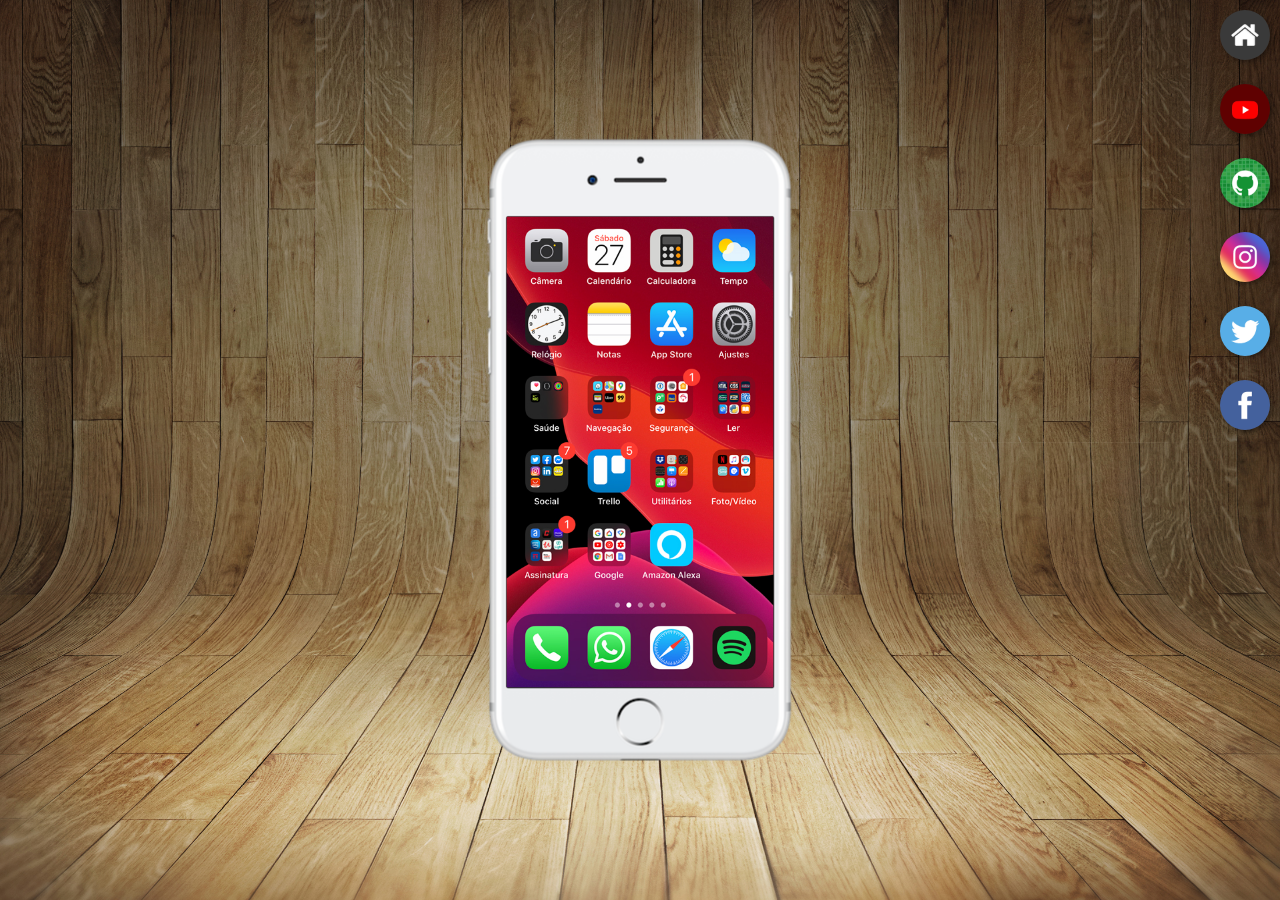
<file: index.html>
<!DOCTYPE html>
<html lang="pt-br">
<head>
    <meta charset="UTF-8">
    <meta name="viewport" content="width=device-width, initial-scale=1.0">
    <title>Projeto Redes Sociais</title>
    <link rel="shortcut icon" href="favicon.ico" type="image/x-icon">
    <link rel="stylesheet" href="estilos/style.css">
</head>
<body>
    <main>
        <section id="telefone">
            <iframe src="home.html" frameborder="0" name="tela" id="tela"></iframe>
        </section>
        <section id="redes-sociais">
            <a href="home.html" target="tela"><img src="imagens/logo-home.jpg" alt="Home"></a><br>
            <a href="youtube.html" target="tela"><img src="imagens/logo-youtube.jpg" alt="YouTube"></a><br>
            <a href="github.html" target="tela"><img src="imagens/logo-github.jpg" alt="GitHub"></a><br>
            <a href="instagram.html" target="tela"><img src="imagens/logo-instagram.jpg" alt="Instagram"></a><br>
            <a href="#" target="tela"><img src="imagens/logo-twitter.jpg" alt="Twitter"></a><br>
            <a href="#" target="tela"><img src="imagens/logo-facebook.jpg" alt="Facebook"></a><br>
        </section>
    </main>
</body>
</html>
</file>
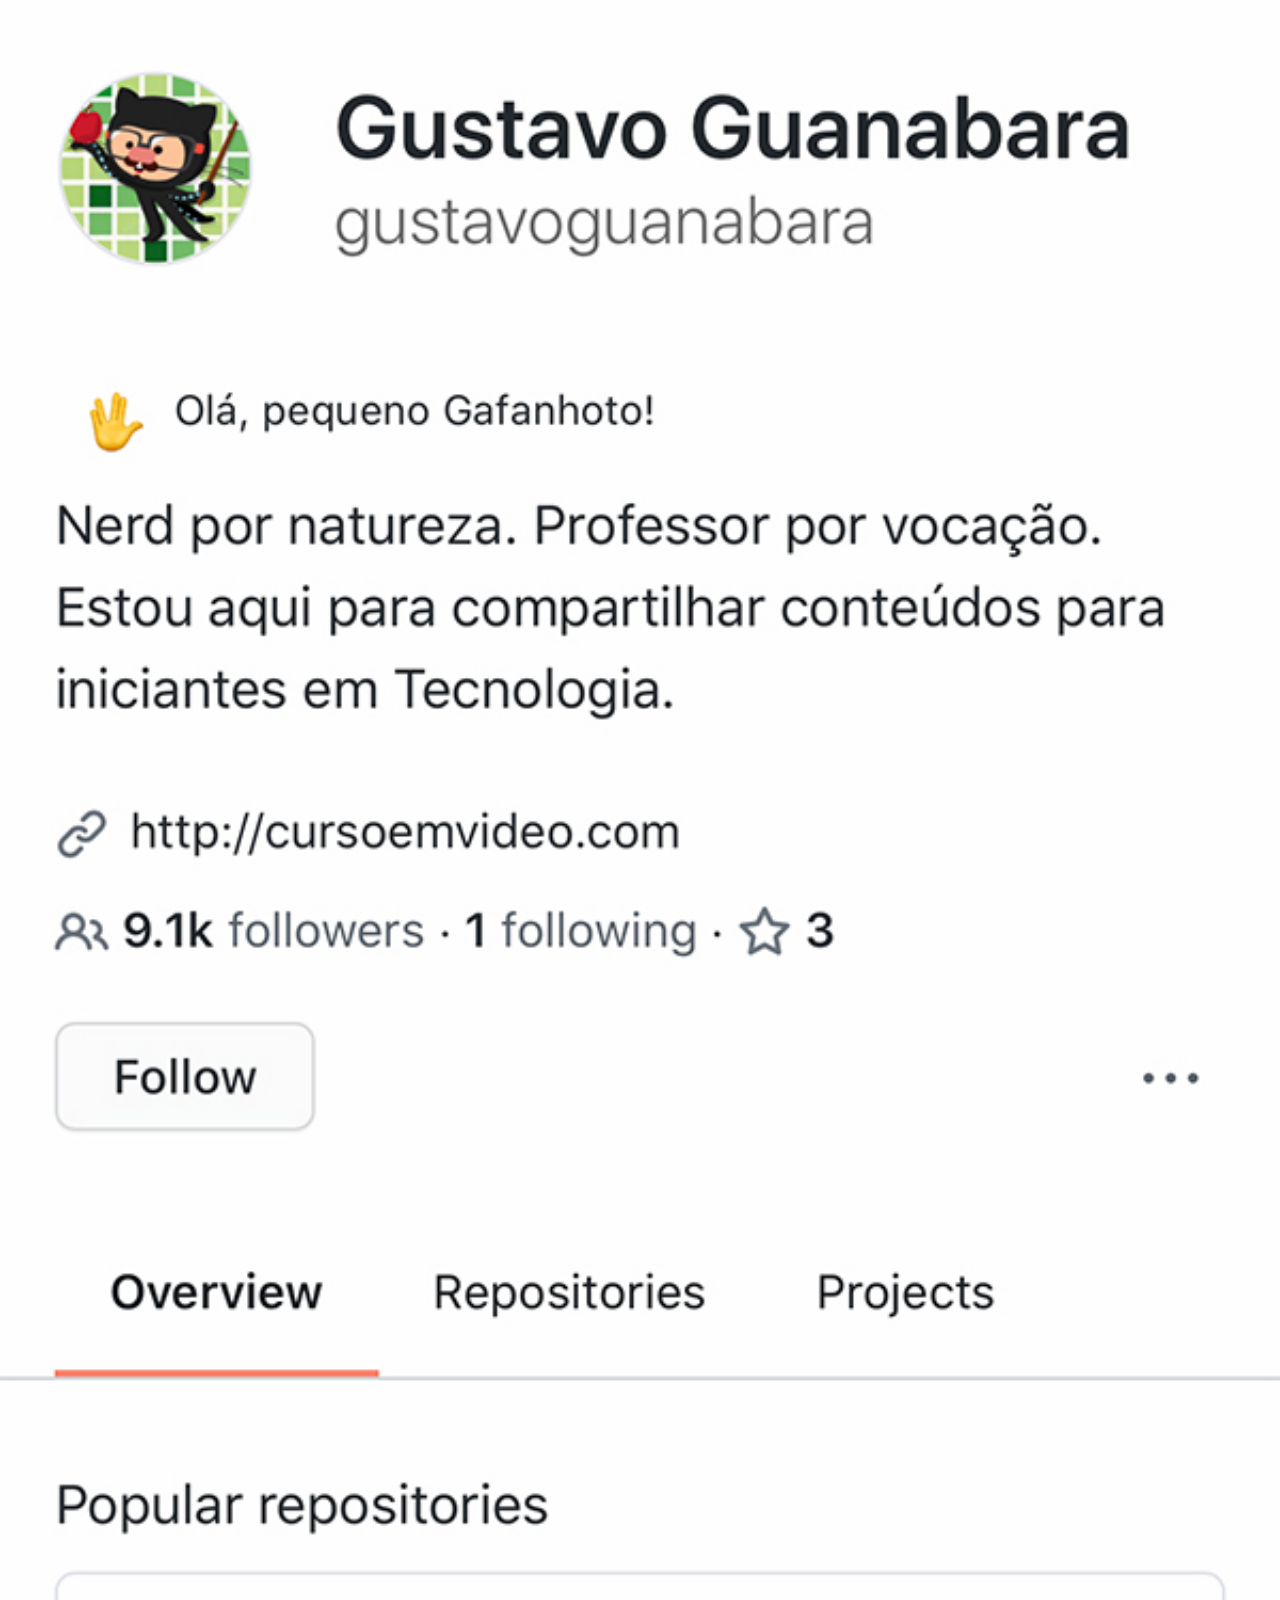
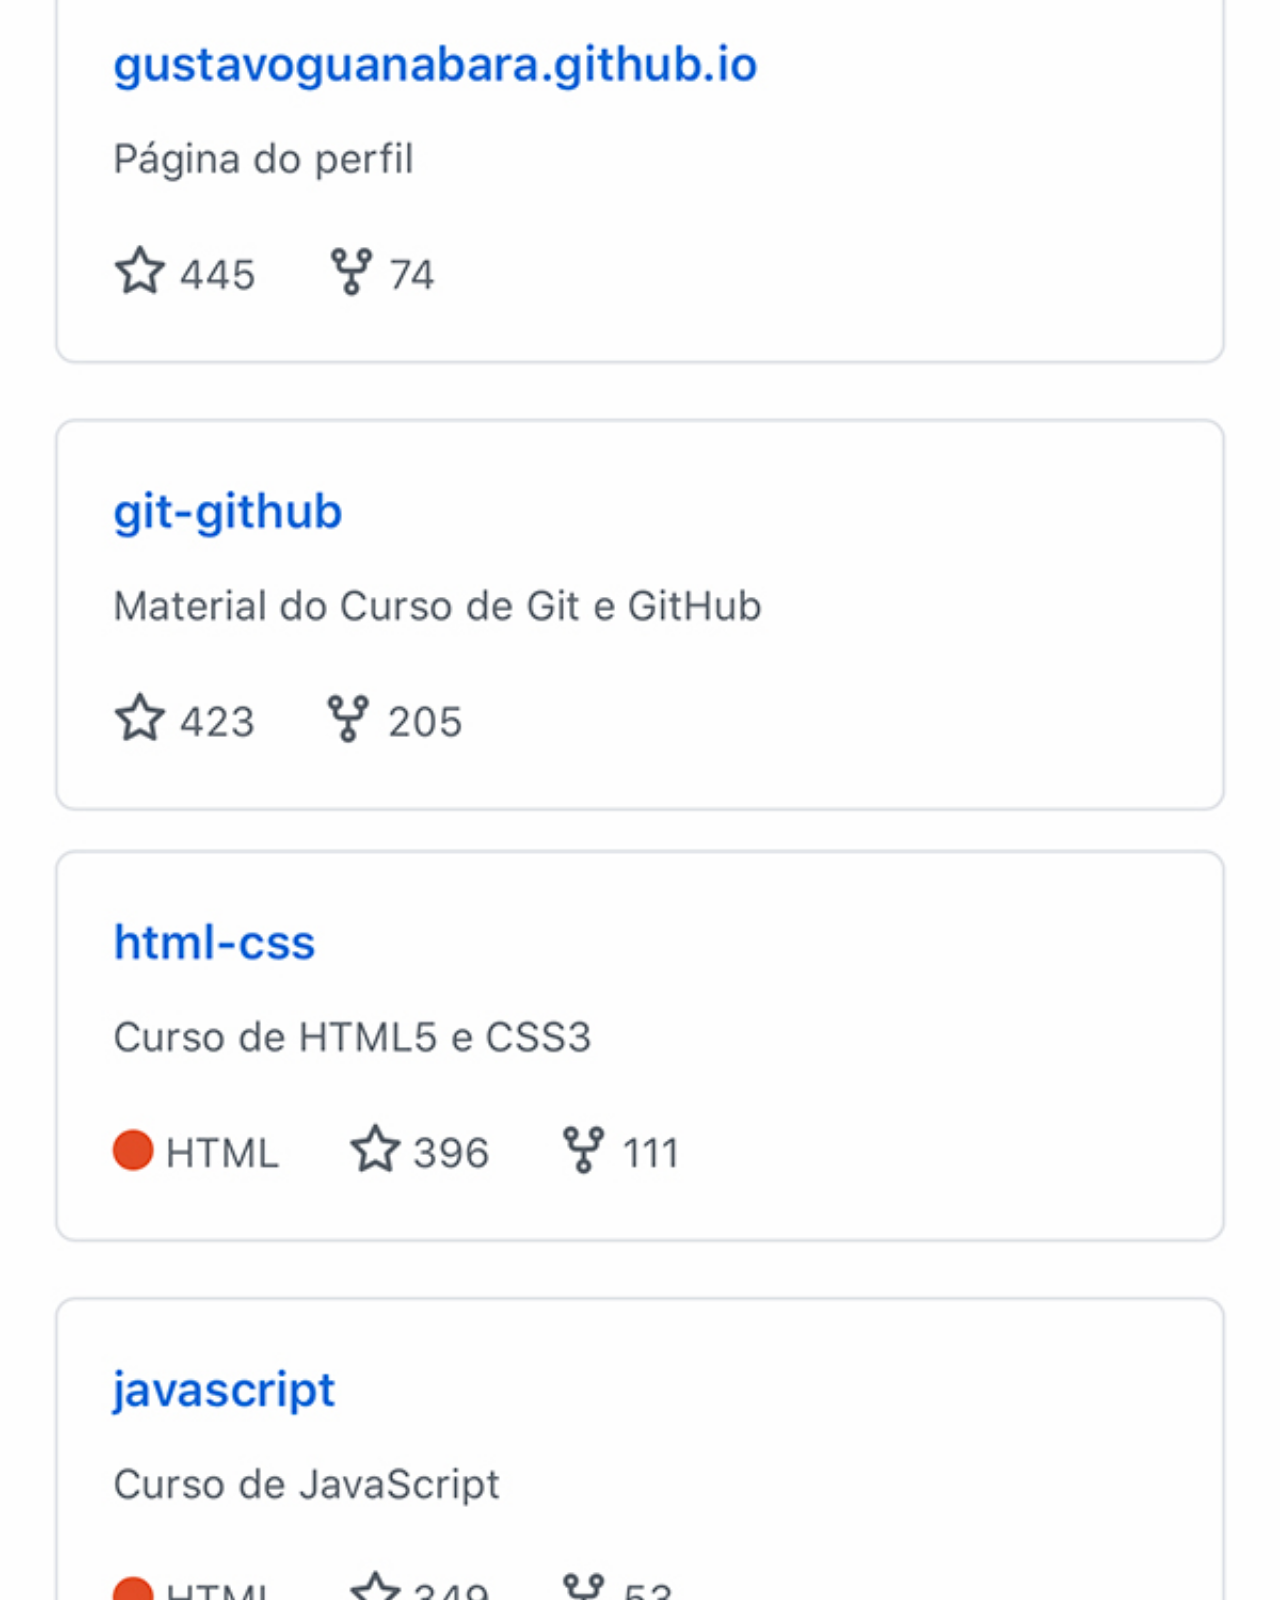
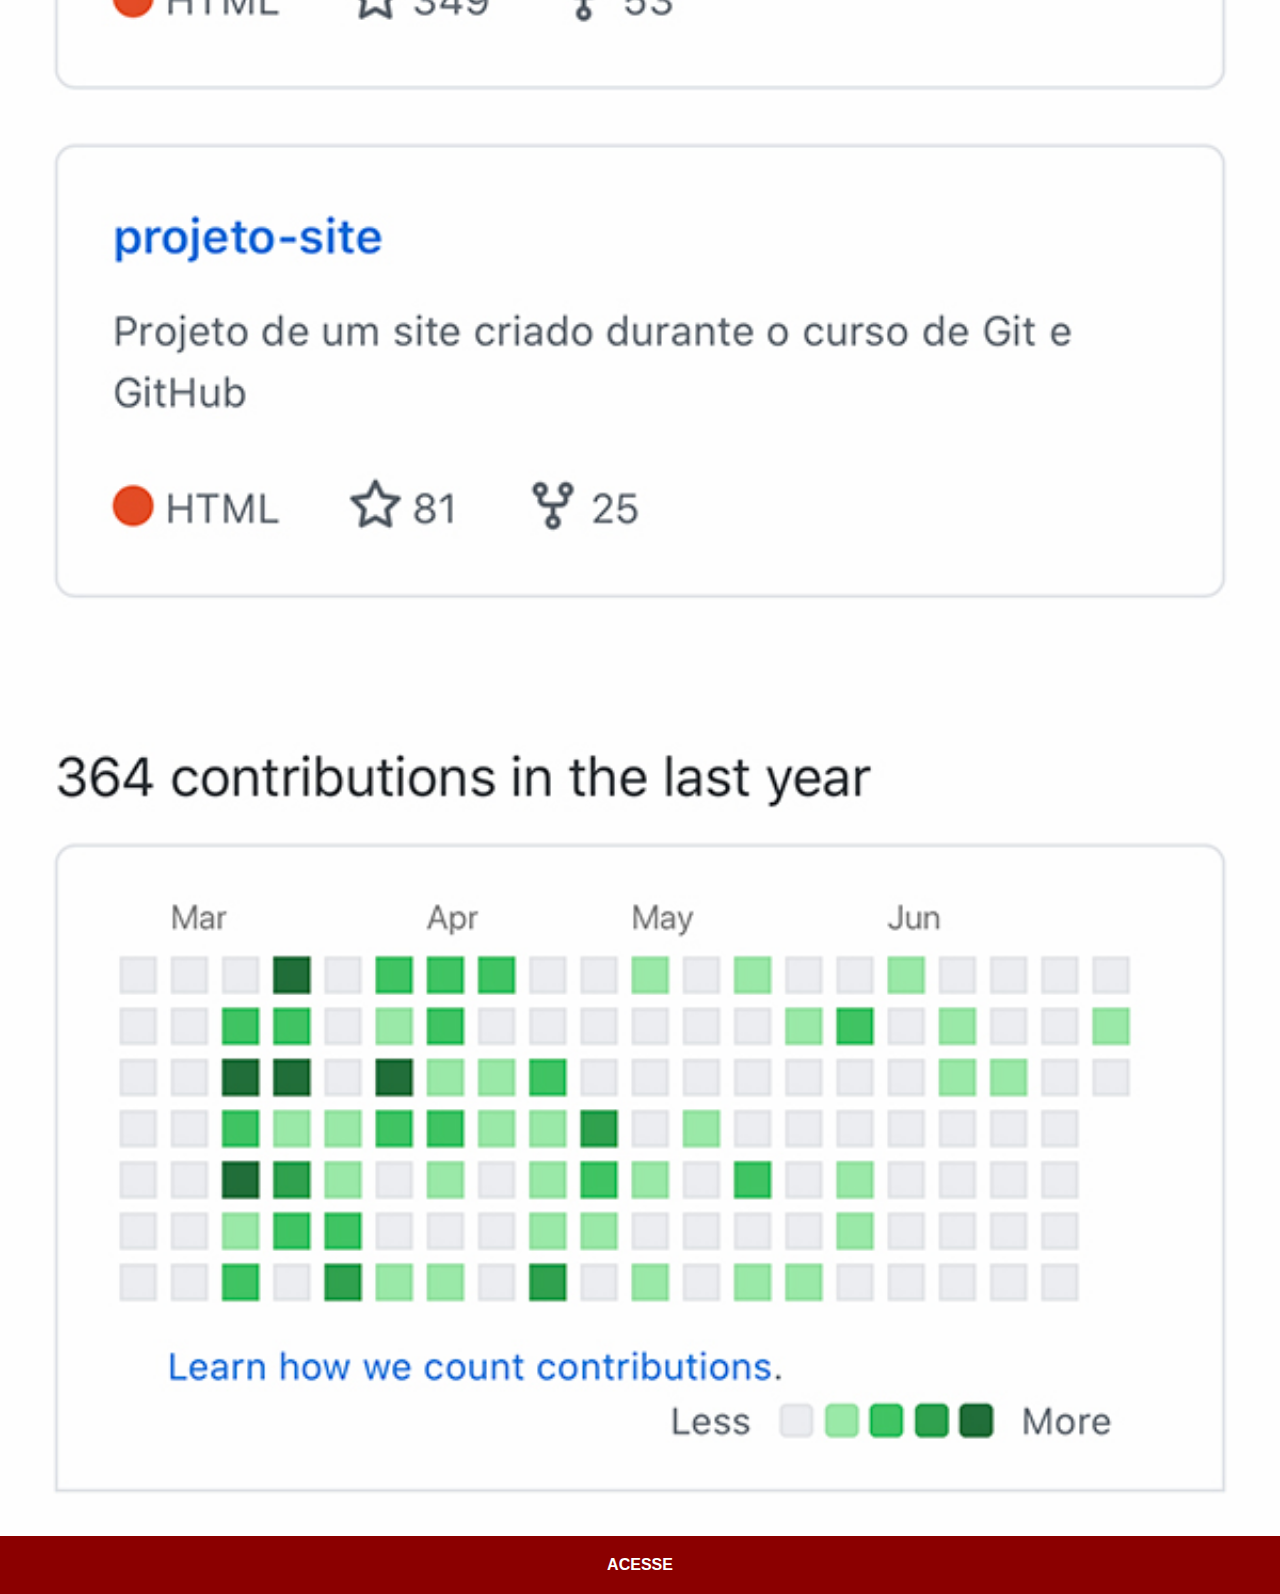
<file: github.html>
<!DOCTYPE html>
<html lang="pt-br">
<head>
    <meta charset="UTF-8">
    <meta name="viewport" content="width=device-width, initial-scale=1.0">
    <title>GitHub</title>
    <link rel="stylesheet" href="estilos/social.css">
</head>
<body>
    <img src="imagens/tela-github.jpg" alt="GitHub"><a href="https://github.com/gustavoguanabara" target="_blank">ACESSE</a>
</body>
</html>
</file>
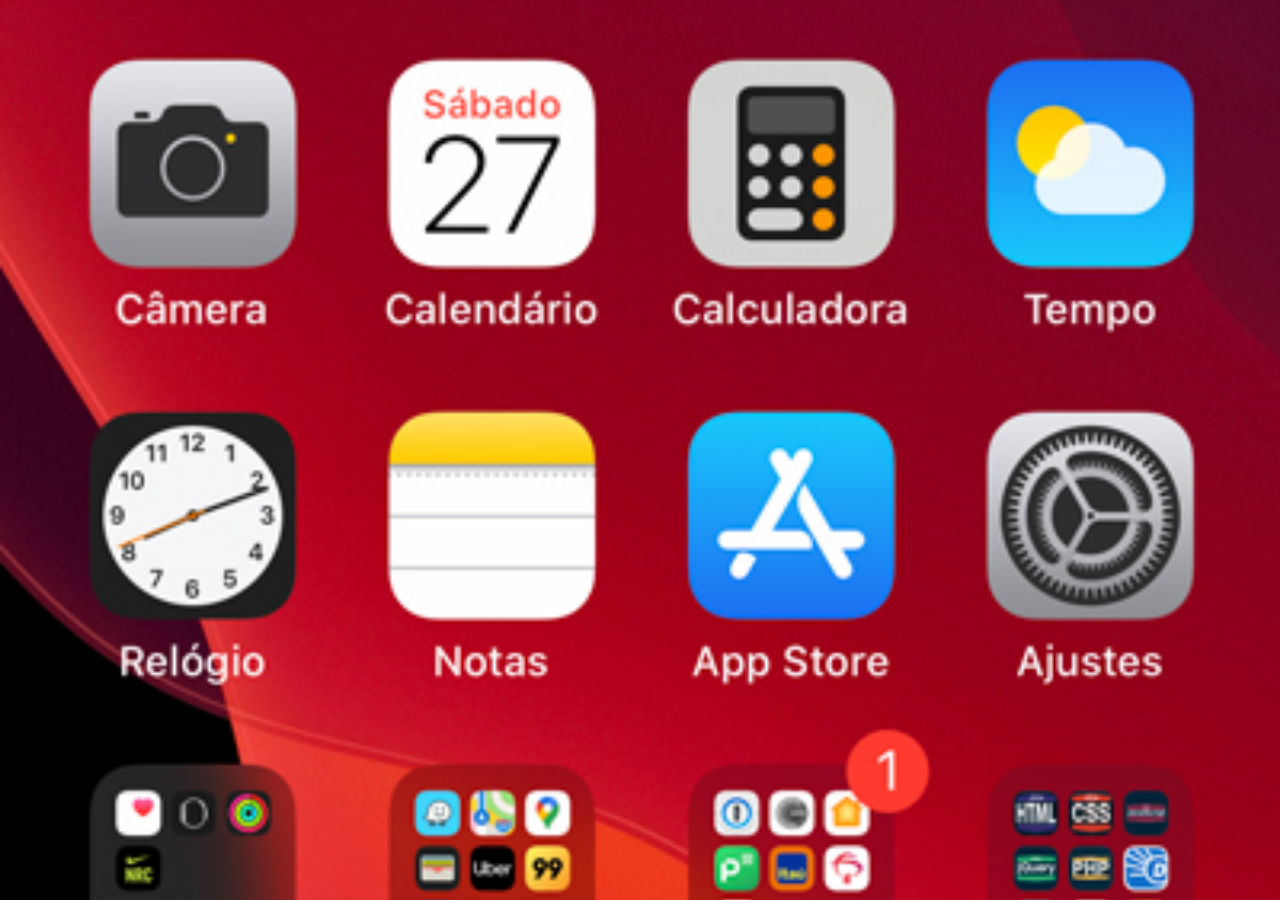
<file: home.html>
<!DOCTYPE html>
<html lang="pt-br">
<head>
    <meta charset="UTF-8">
    <meta name="viewport" content="width=device-width, initial-scale=1.0">
    <title>Home</title>
</head>
<body>
    <style>
        * {
            margin: 0px;
            padding: 0px;
        }

        body {
            width: 100vw;
            height: 100vh;
            background: black url('imagens/tela-home.jpg') no-repeat top center;
            background-size: cover;
        }
    </style>
</body>
</html>
</file>
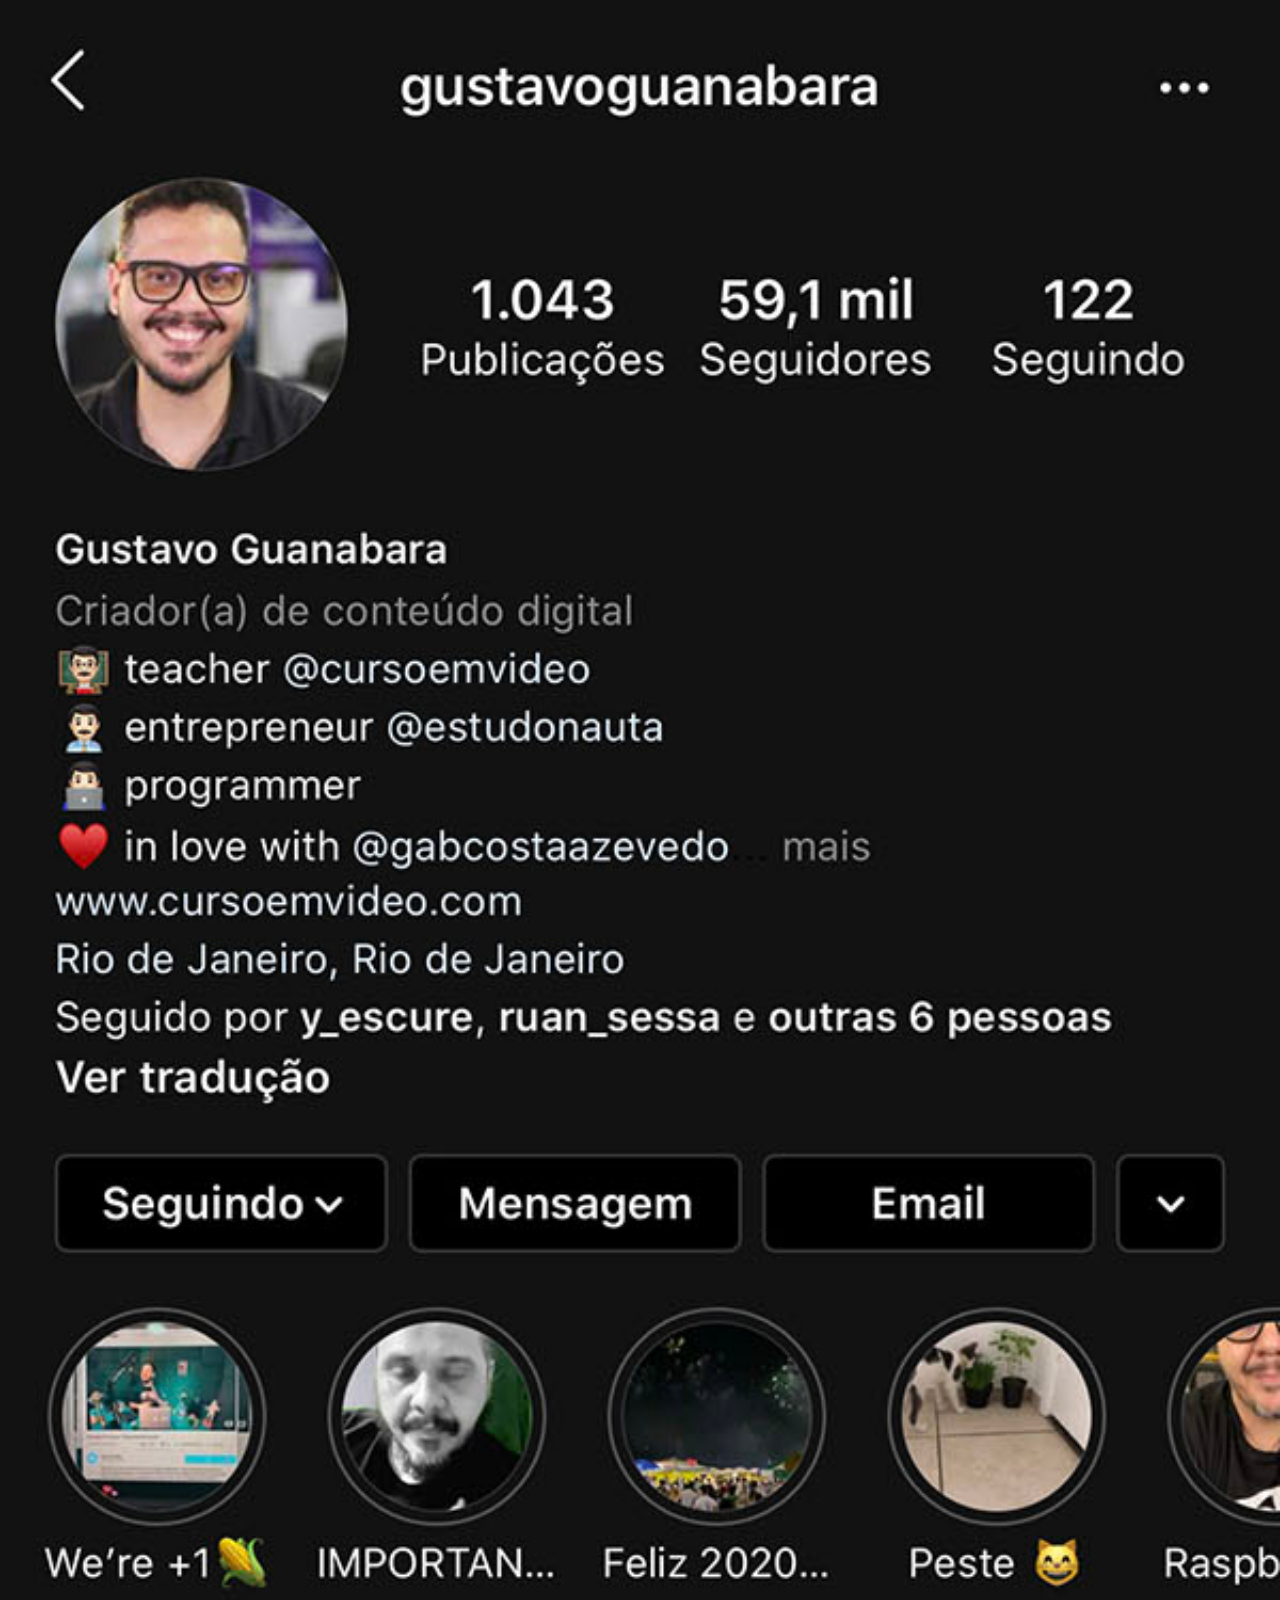
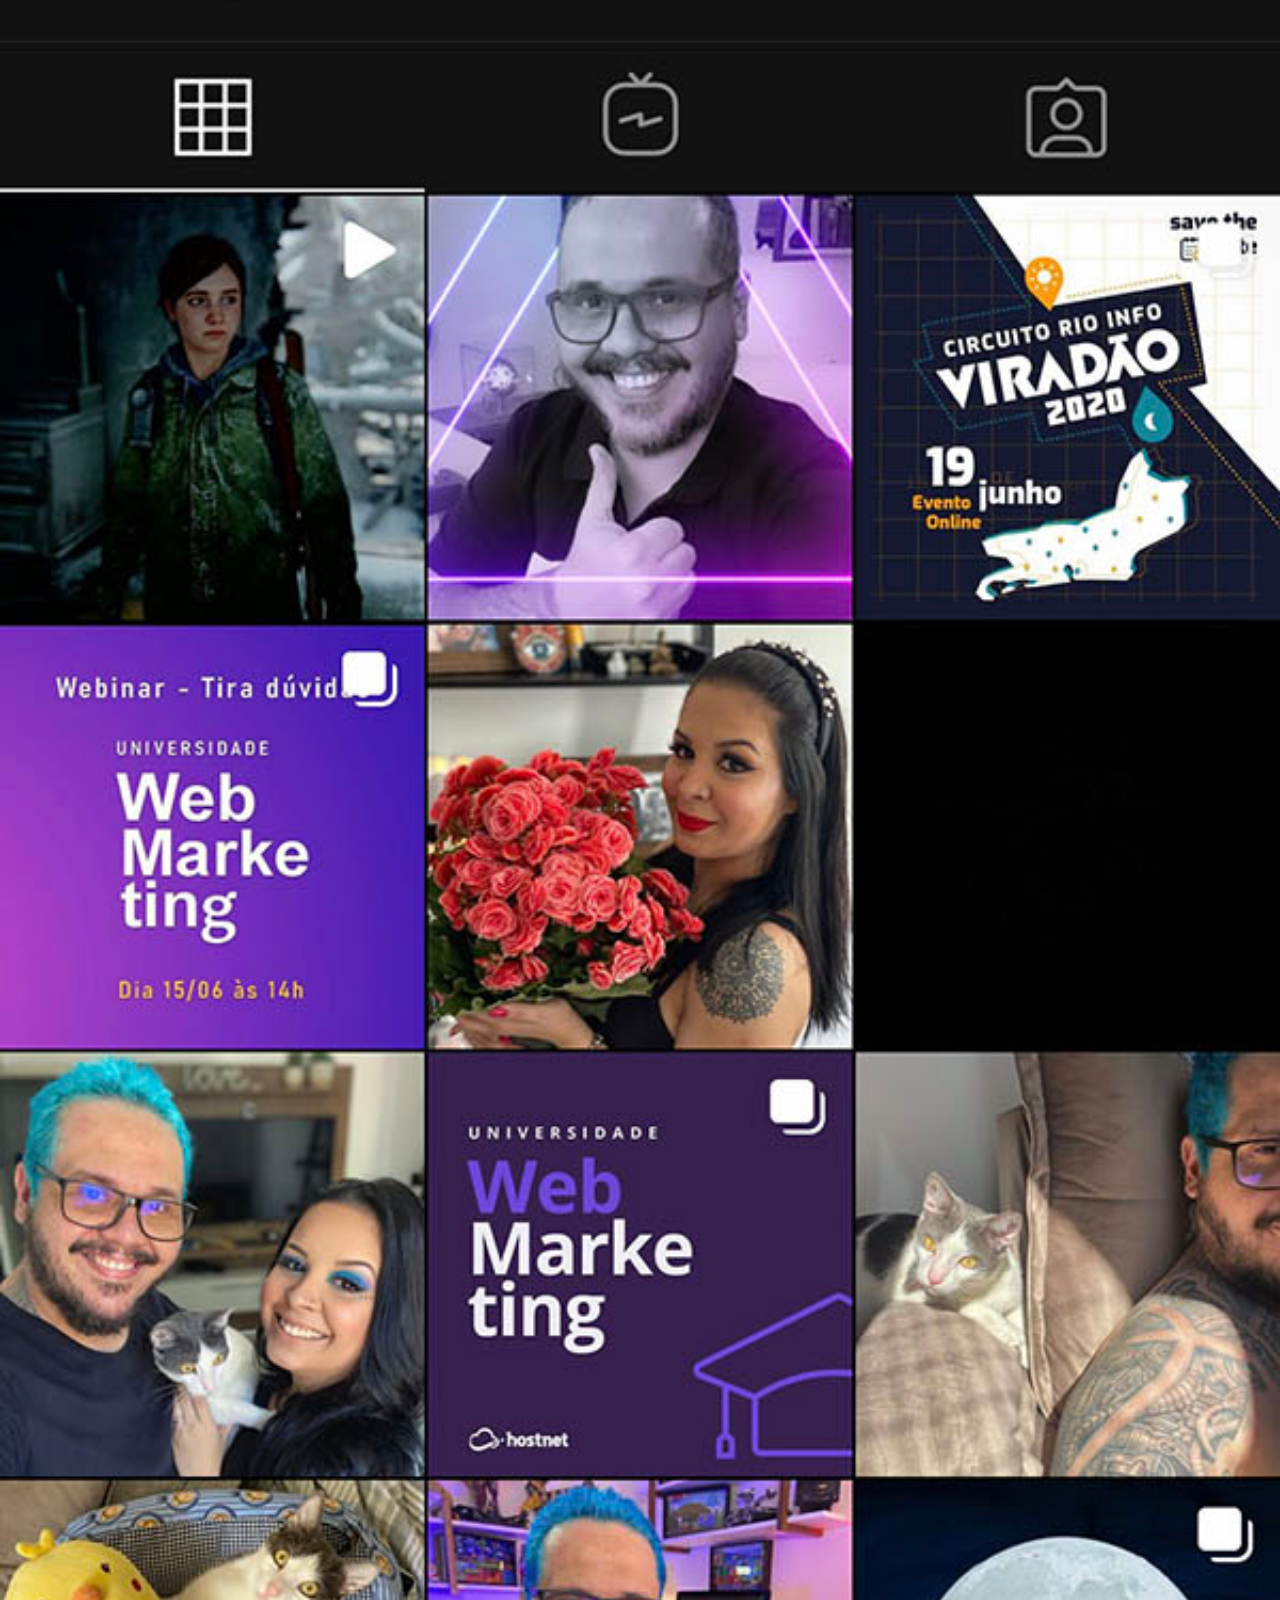
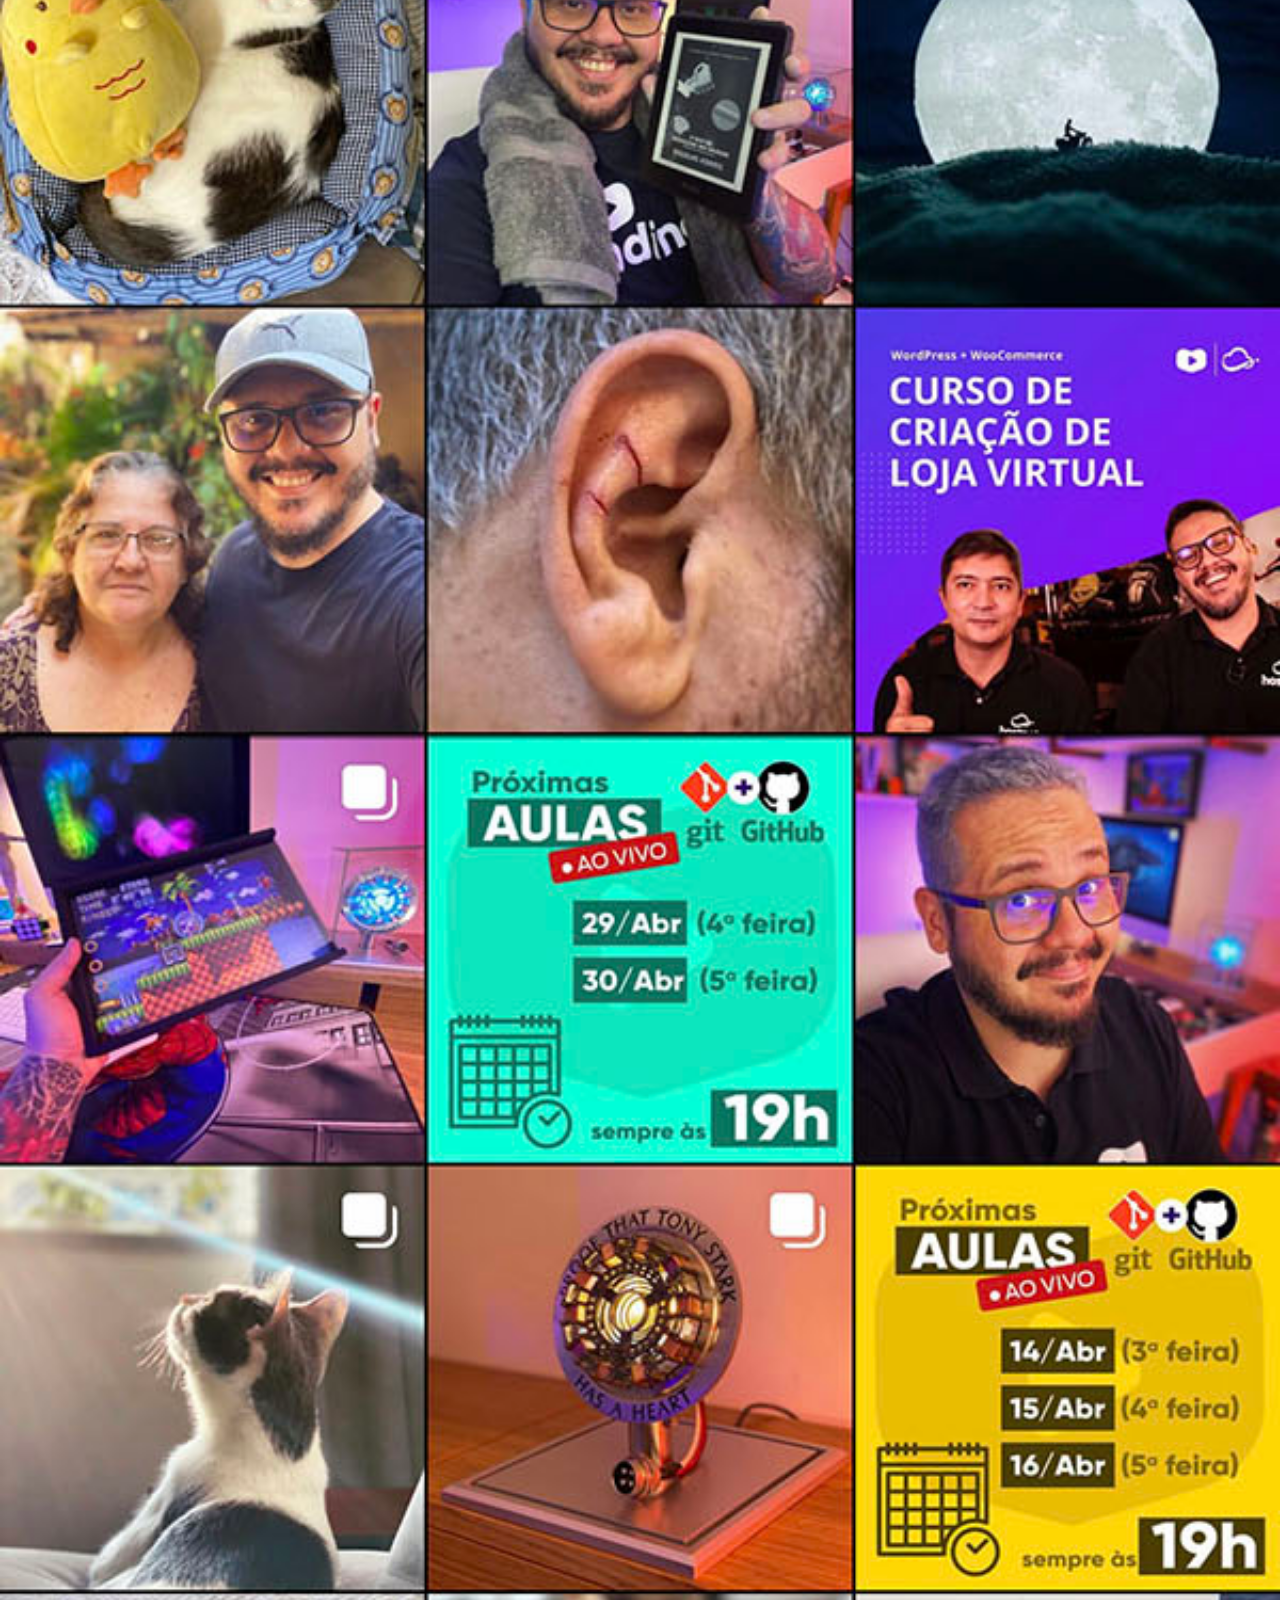
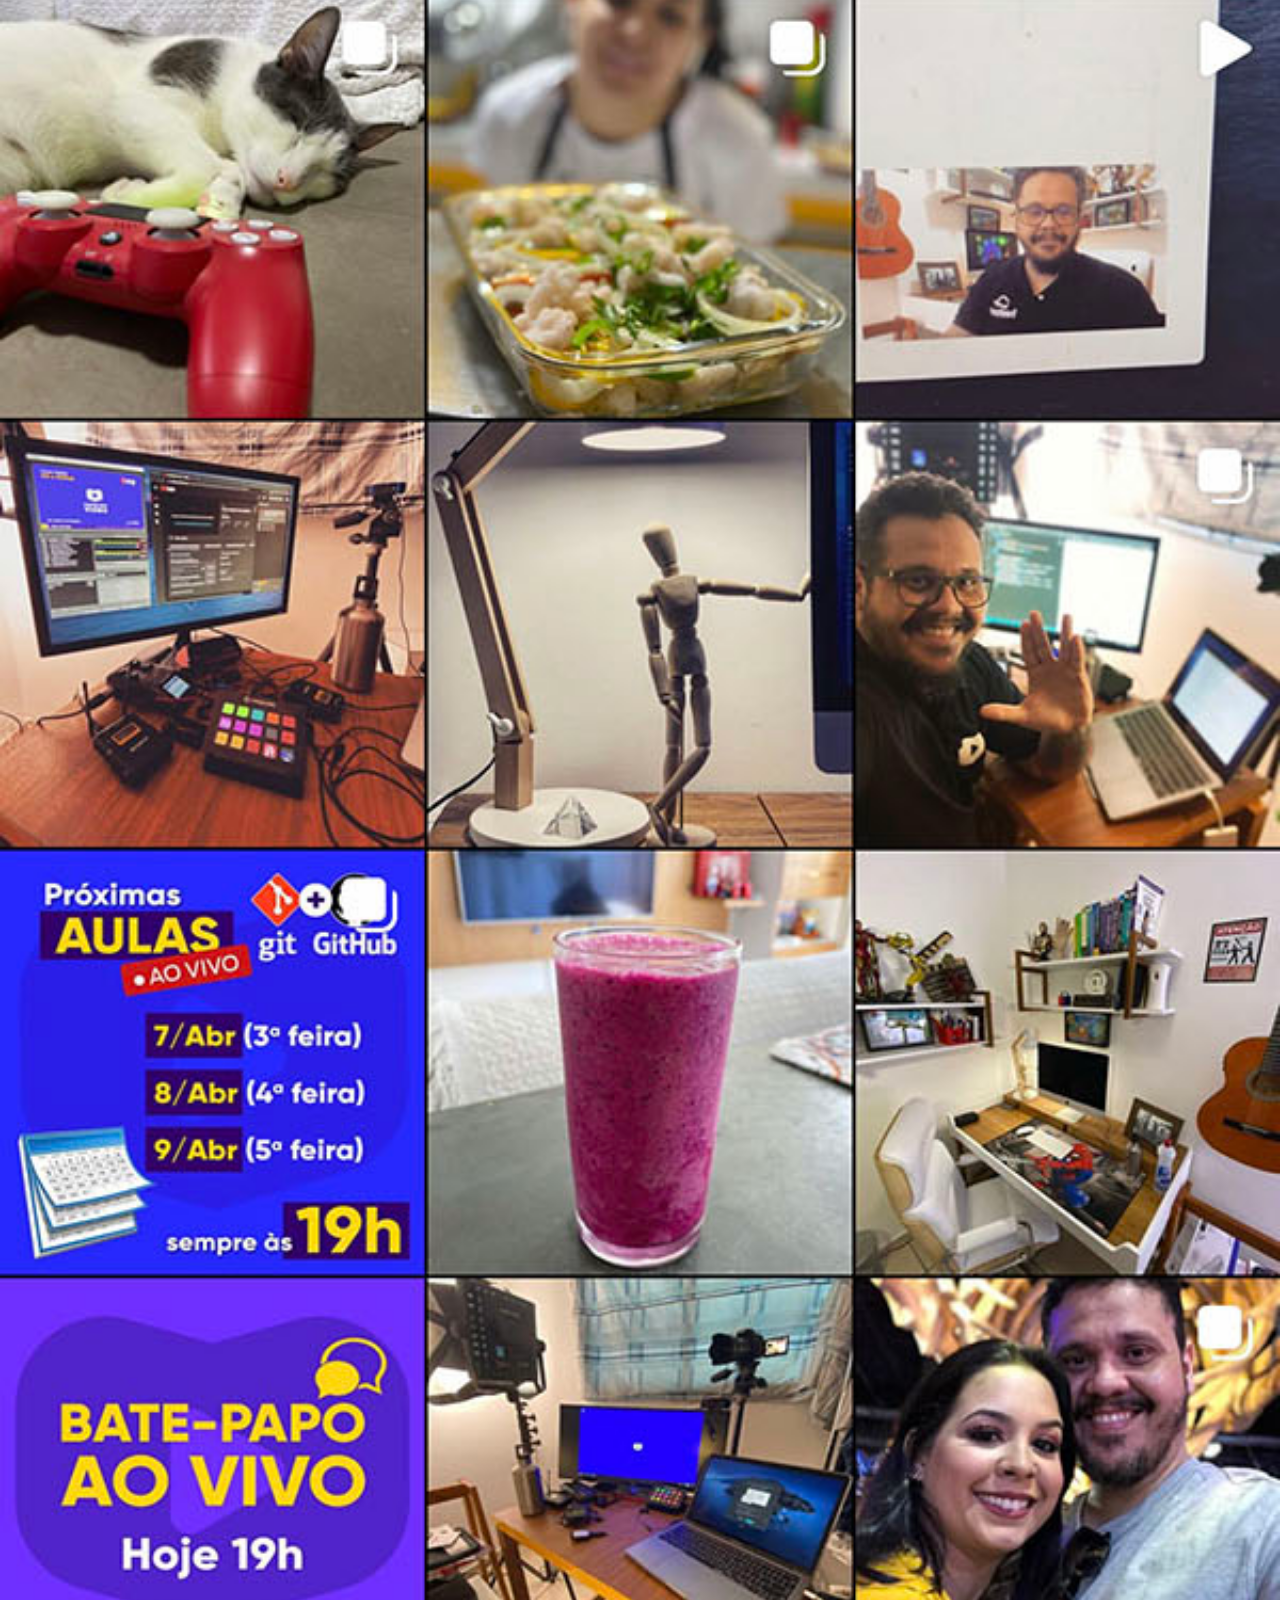
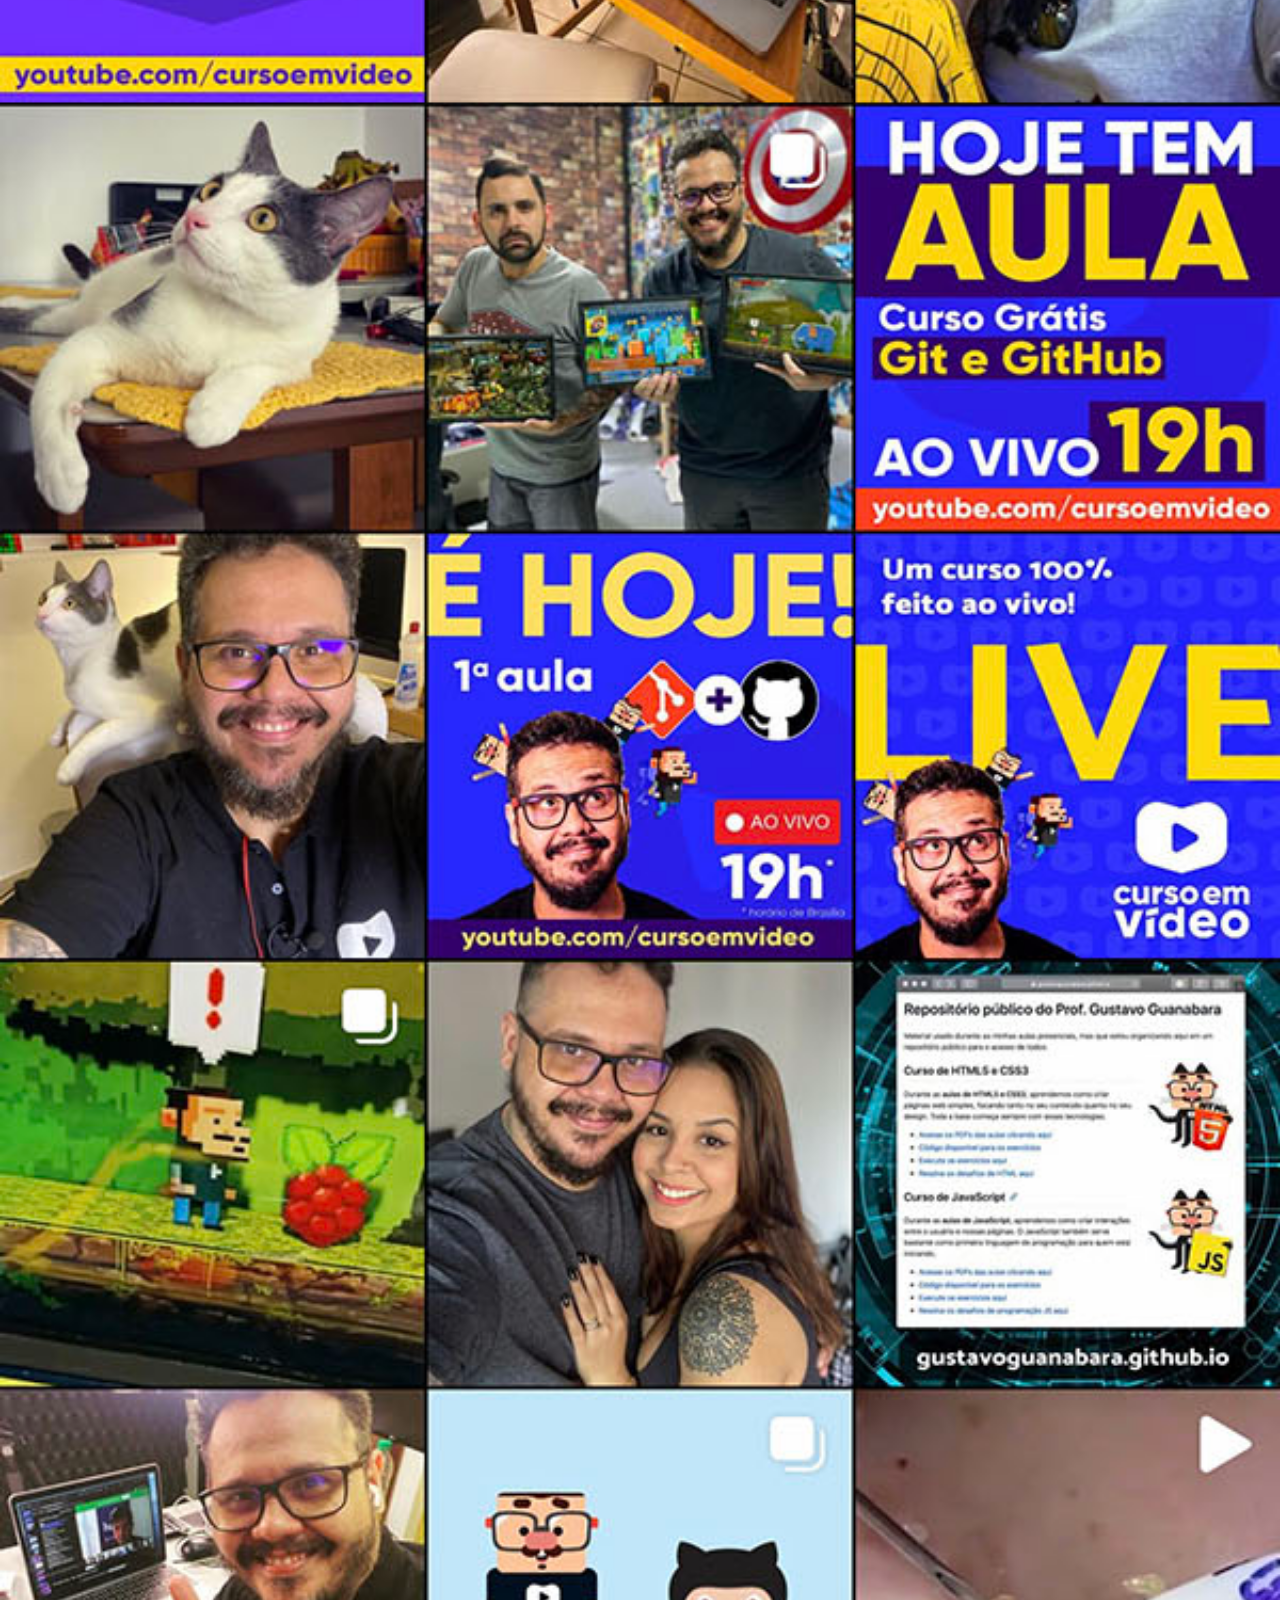
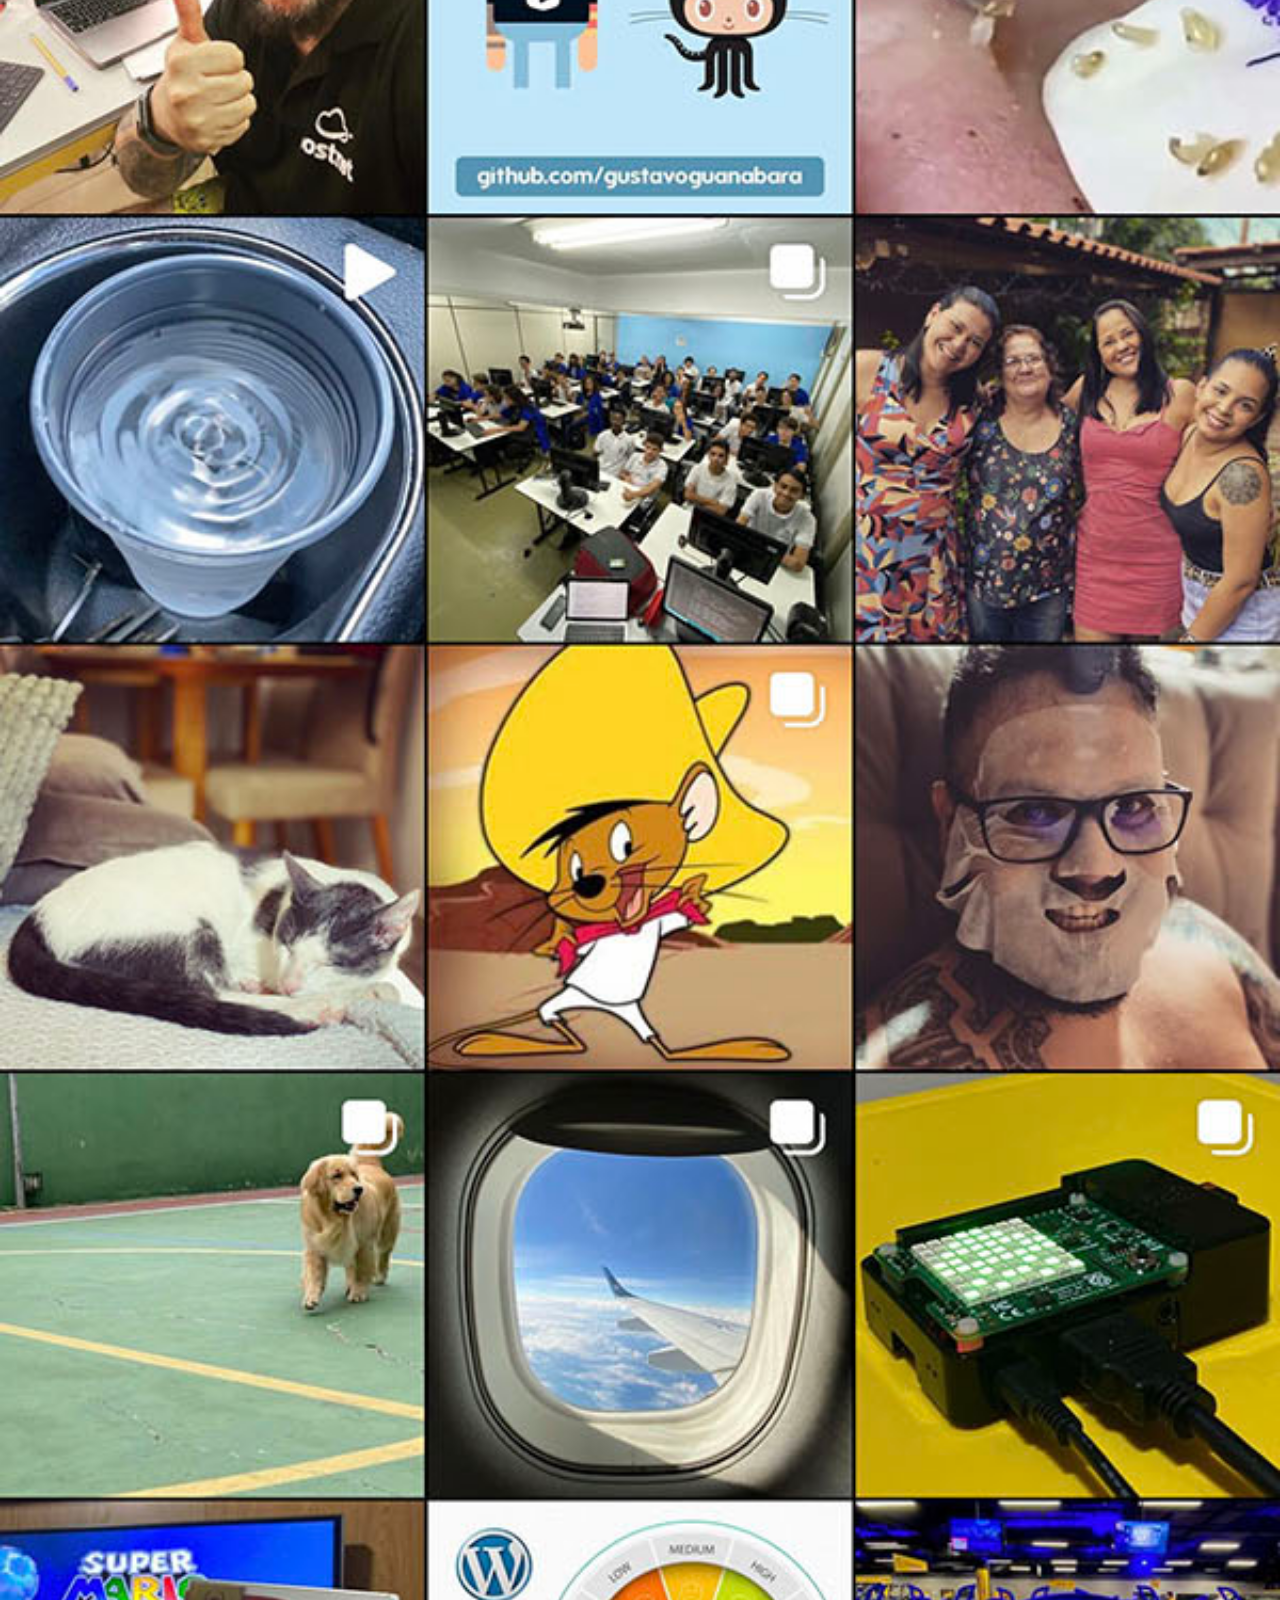
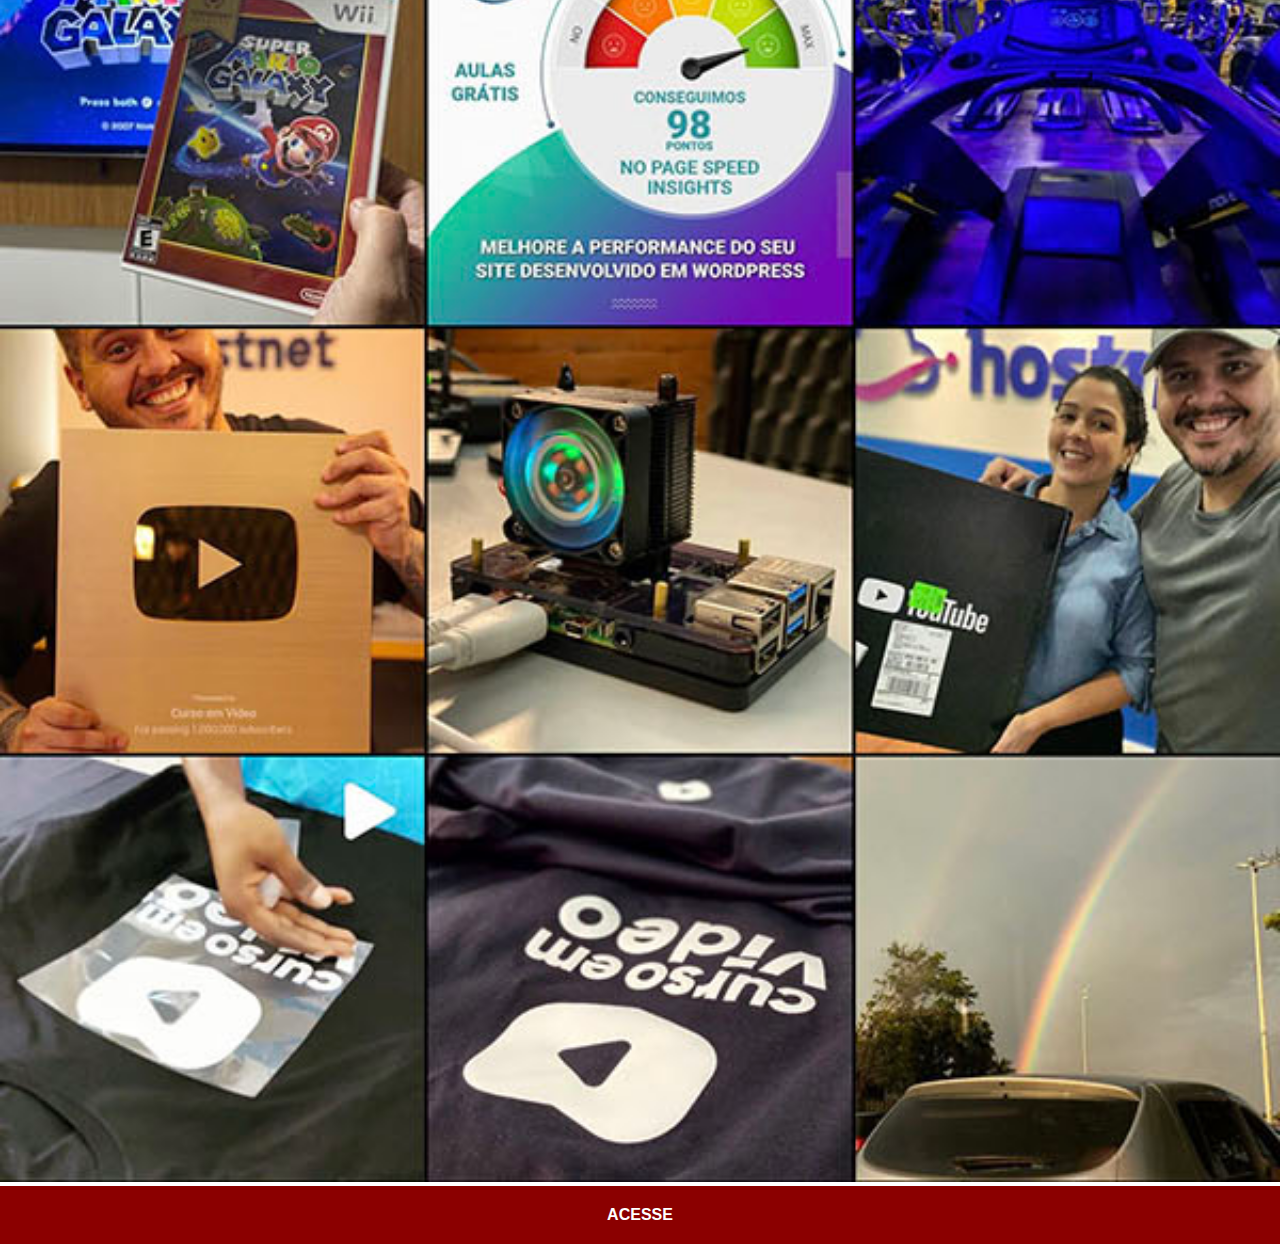
<file: instagram.html>
<!DOCTYPE html>
<html lang="pt-br">
<head>
    <meta charset="UTF-8">
    <meta name="viewport" content="width=device-width, initial-scale=1.0">
    <title>Instagram</title>
    <link rel="stylesheet" href="estilos/social.css">
</head>
<body>
    <img src="imagens/tela-instagram.jpg" alt="Instagram"><a href="https://www.instagram.com/gustavoguanabara/" target="_blank">ACESSE</a>
</body>
</html>
</file>
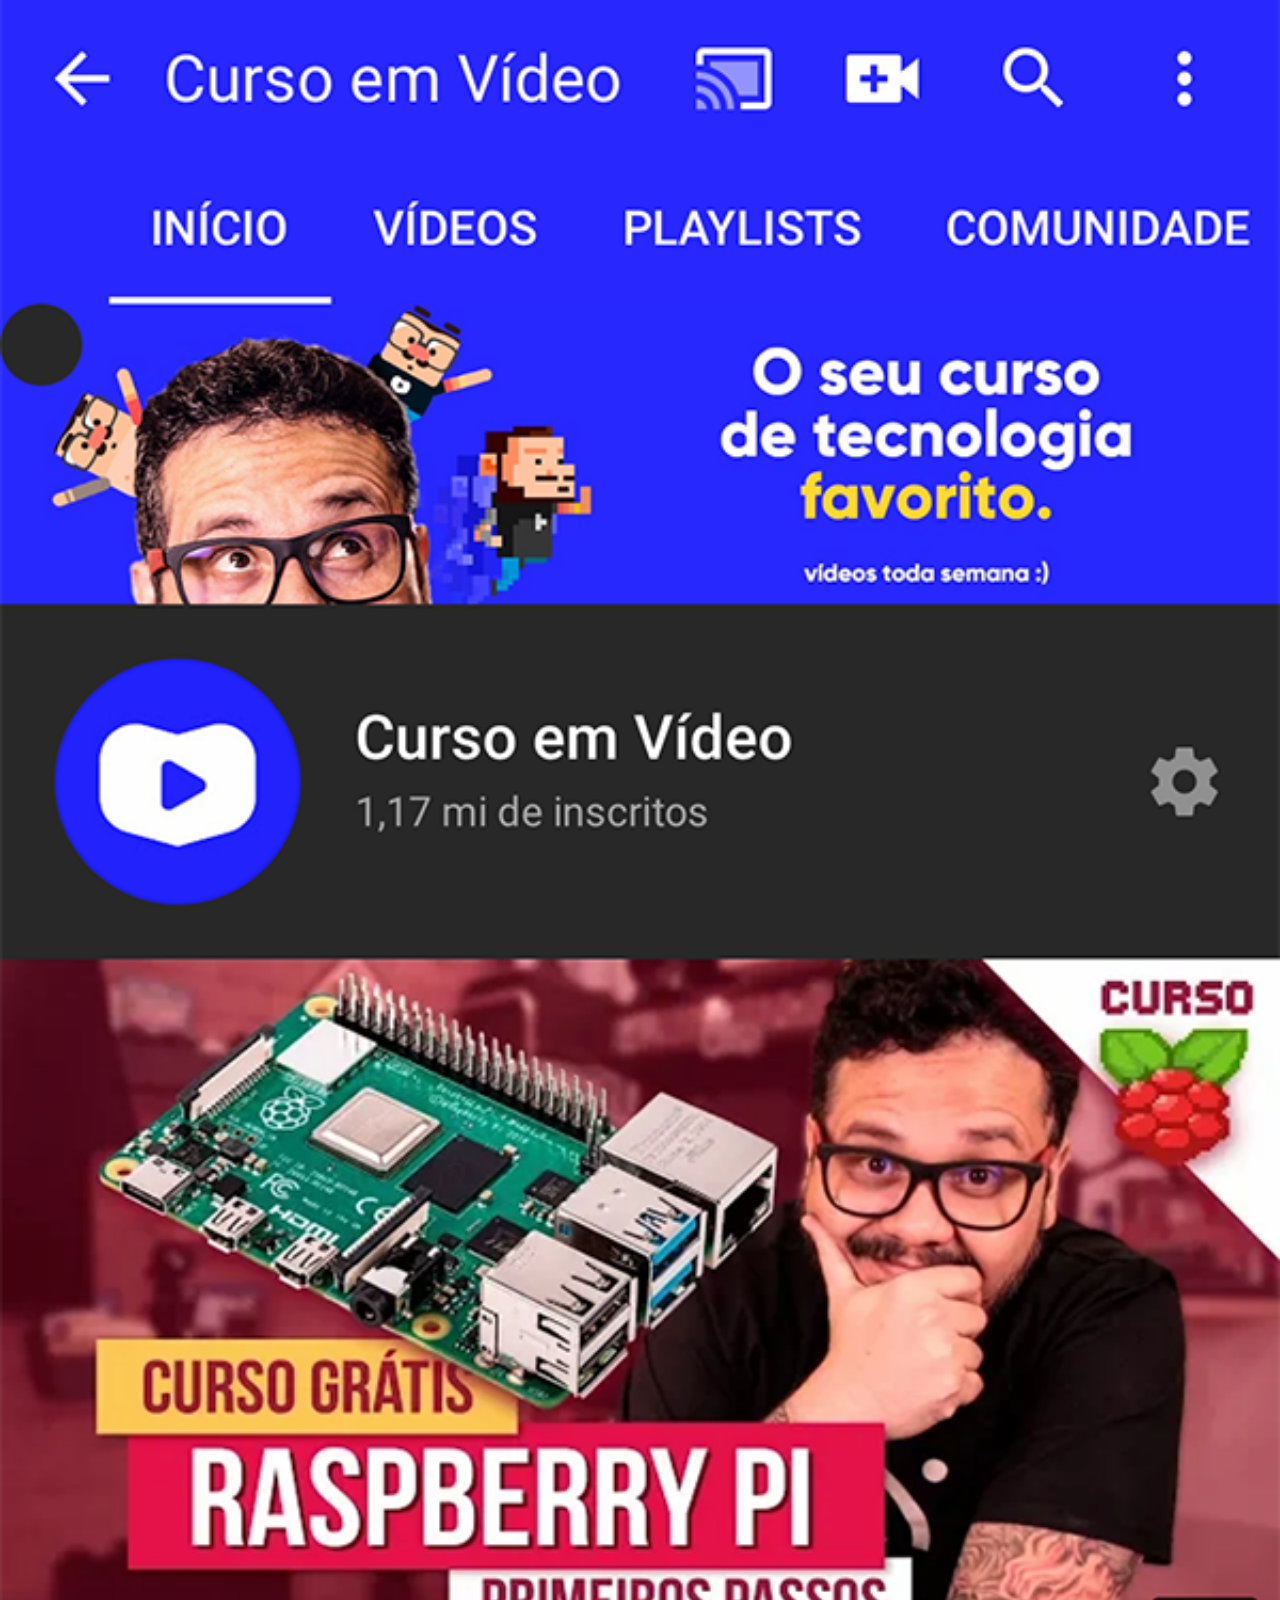
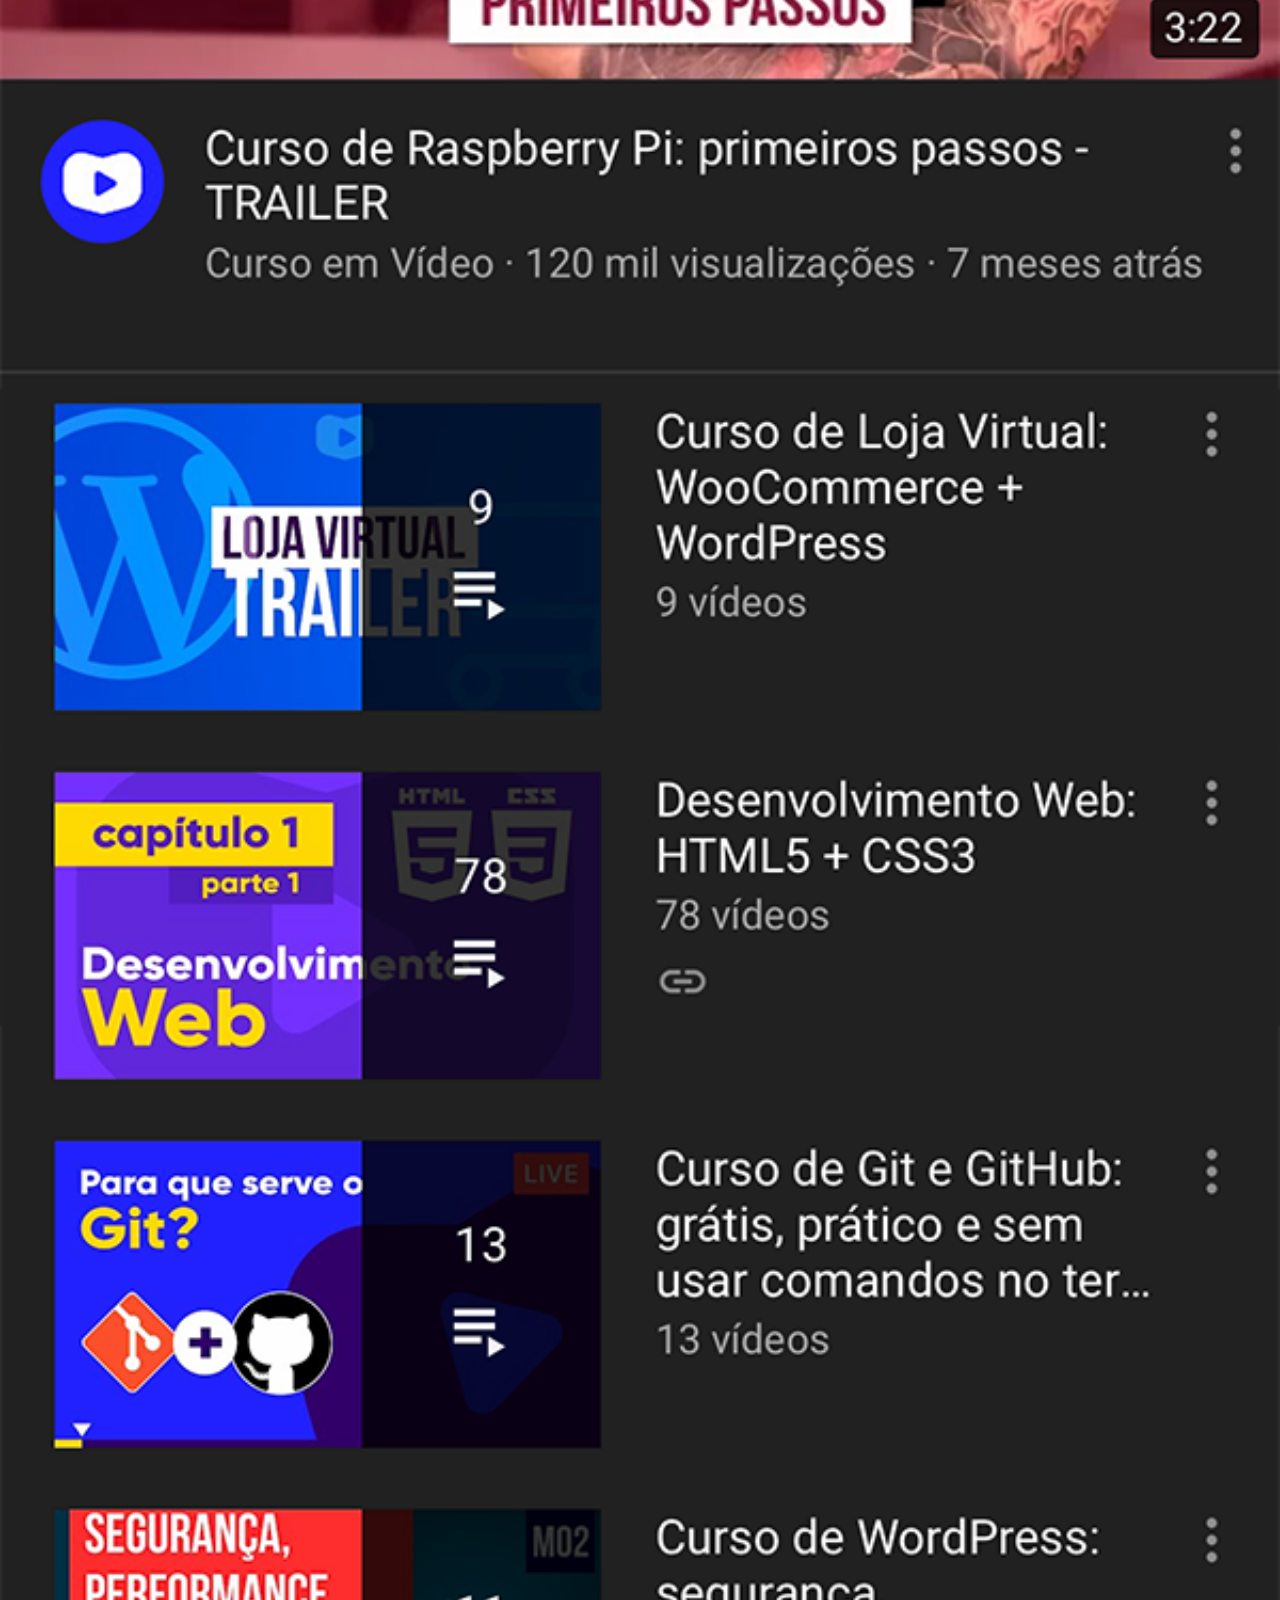
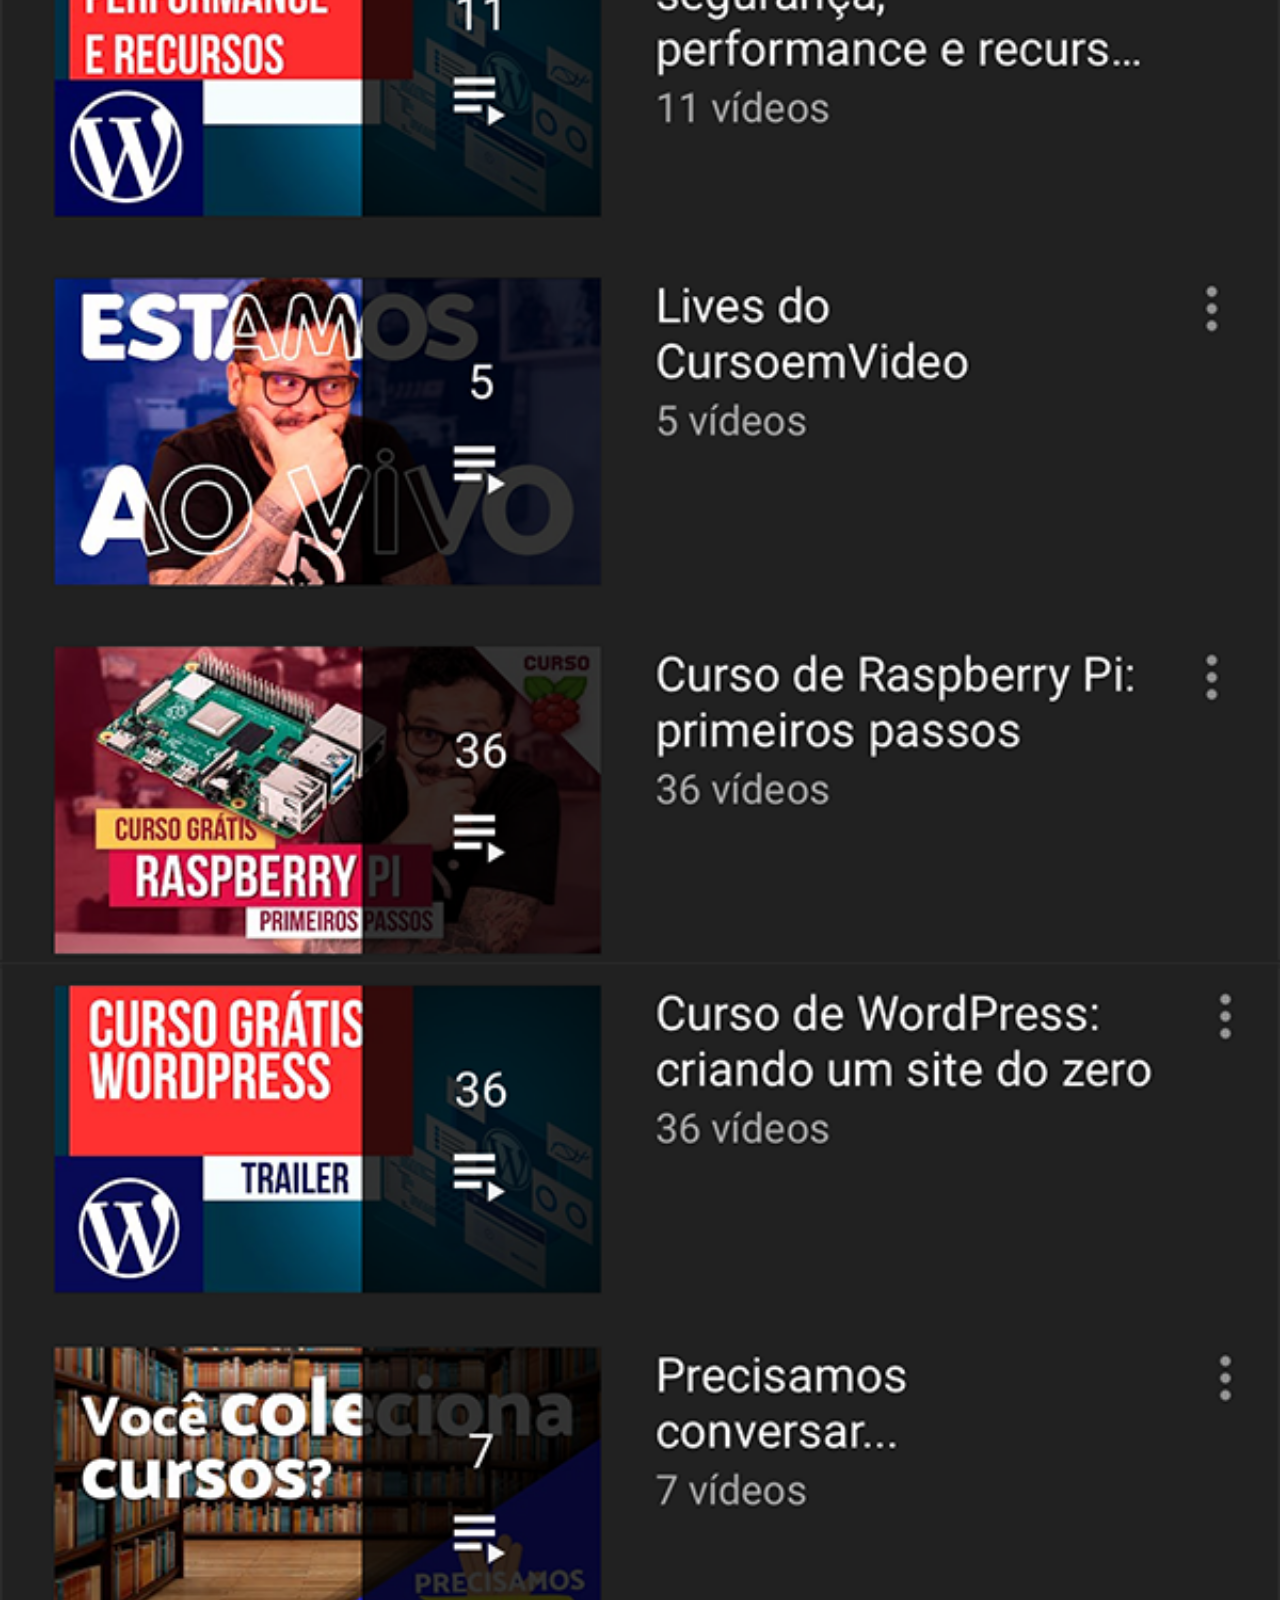
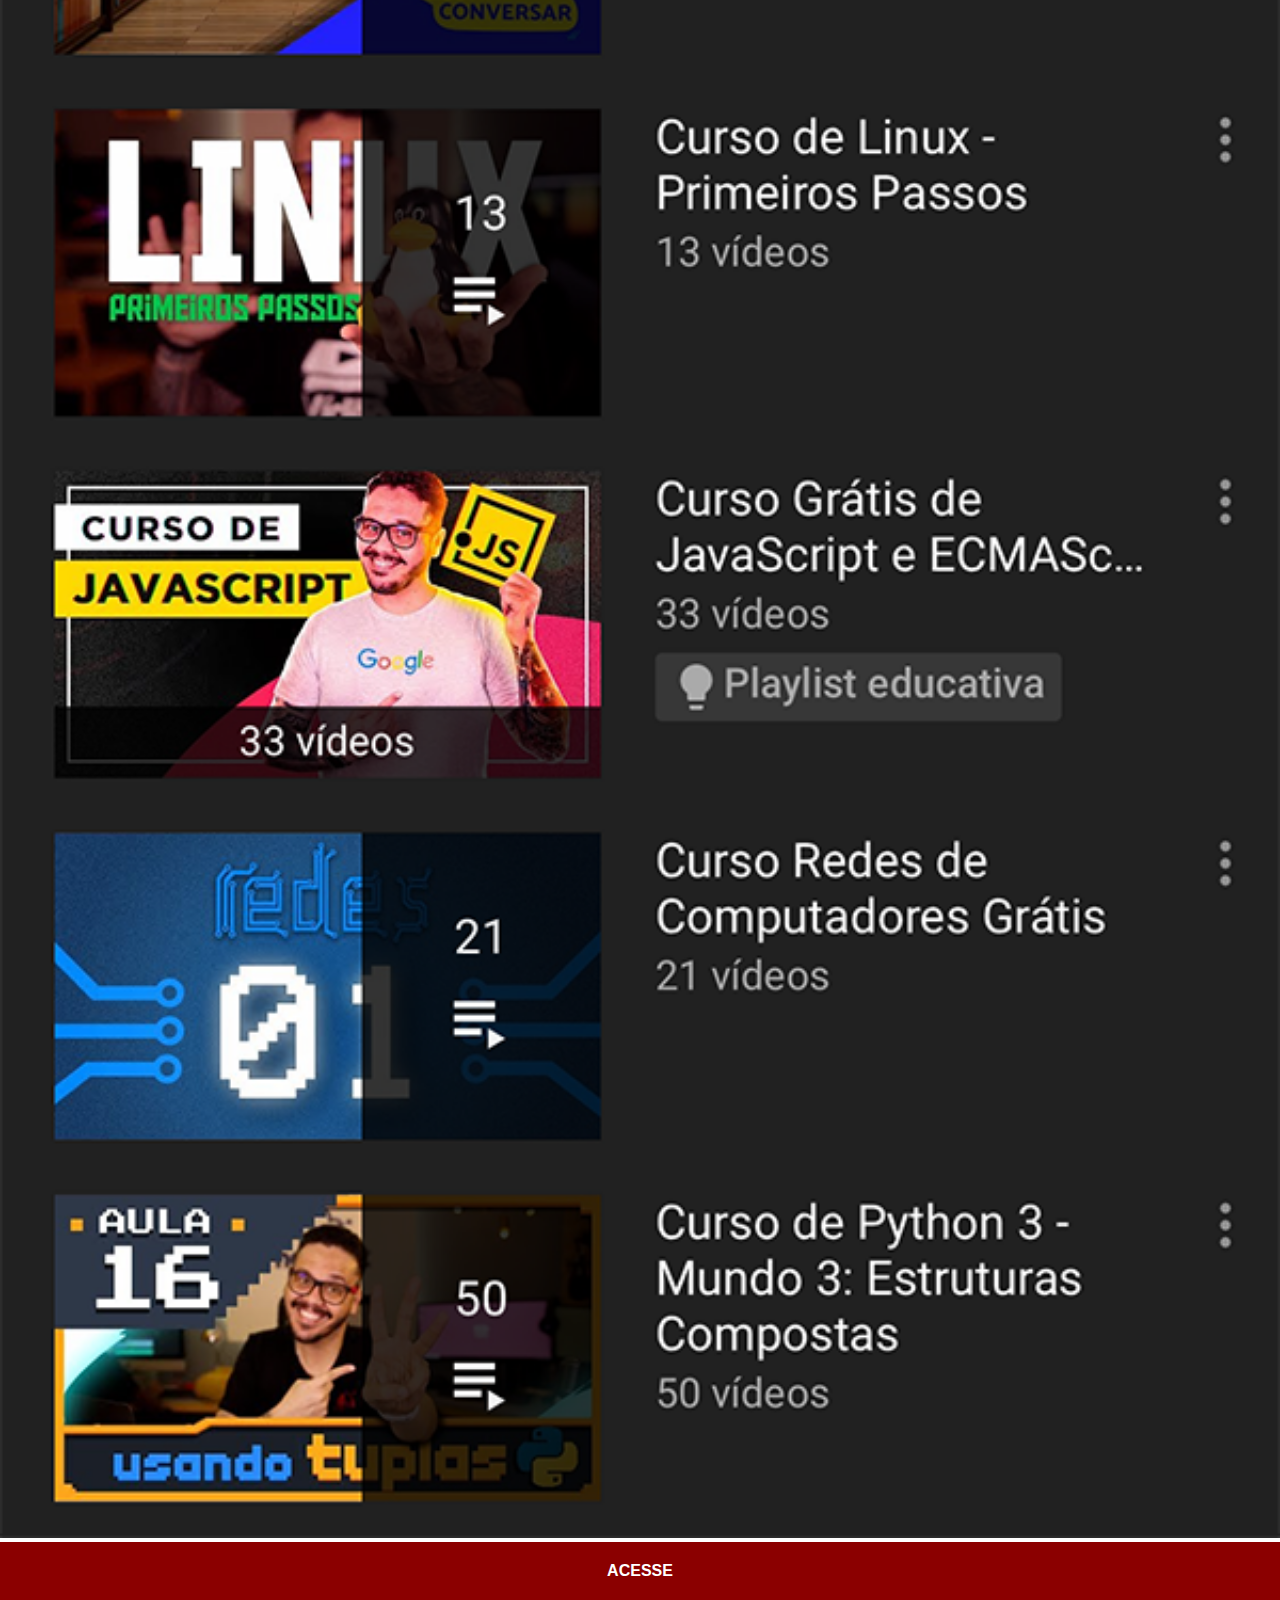
<file: youtube.html>
<!DOCTYPE html>
<html lang="pt-br">
<head>
    <meta charset="UTF-8">
    <meta name="viewport" content="width=device-width, initial-scale=1.0">
    <title>YouTube</title>
    <link rel="stylesheet" href="estilos/social.css">
</head>
<body>
    <img src="imagens/tela-youtube.png" alt="YouTube"><a href="https://www.youtube.com/@cursoemvideo/courses" target="_blank">ACESSE</a>
</body>
</html>
</file>
<file: estilos/style.css>
@charset "UTF-8";

* {
    margin: 0px;
    padding: 0px;
    font-family: Arial, Helvetica, sans-serif;
}

html, body {
    height: 100vh;
    width: 100vw;
    background-color: black;
}

main {
    position: relative;
    height: 100vh;
}

body {
    background: url('../imagens/fundo-madeira.jpg') no-repeat top center;
    background-size: cover;
    background-attachment: fixed;
}

section#telefone {
    position: absolute;
    height: 627px;
    width: 311px;
    top: 50%;
    left: 50%;
    transform: translate(-50%, -50%);
    background: url('../imagens/frame-iphone.png') no-repeat;
}

iframe#tela {
    position: relative;
    top: 80px;
    left: 22px;
    width: 267px;
    height: 471px;
}

section#redes-sociais {
    text-align: right;
}

section#redes-sociais img {
    width: 50px;
    margin: 10px;
    border-radius: 50%;
    box-shadow: 2px 2px 5px rgba(0, 0, 0, 0.397);
    box-sizing: border-box;
}

section#redes-sociais img:hover {
    border: 2px solid rgba(255, 255, 255, 0.637);
    transform: translate(-3px, -3px);
    box-shadow: 5px 5px 10px rgba(0, 0, 0, 0.712);
    transition: transform .2s, border .3s;
}
</file>
<file: estilos/social.css>
@charset "UTF-8";

* {
            margin: 0px;
            padding: 0px;
            font-family: Arial, Helvetica, sans-serif;
        }

        ::-webkit-scrollbar {
            width: 0px;
            height: 0px;
        }

        img {
            width: 100vw;
        }

        a {
            display: block;
            background-color: darkred;
            color: white;
            padding: 20px;
            text-align: center;
            font-weight: bolder;
            text-decoration: none;
        }

        a:hover {
            background-color: red;
        }
</file>
